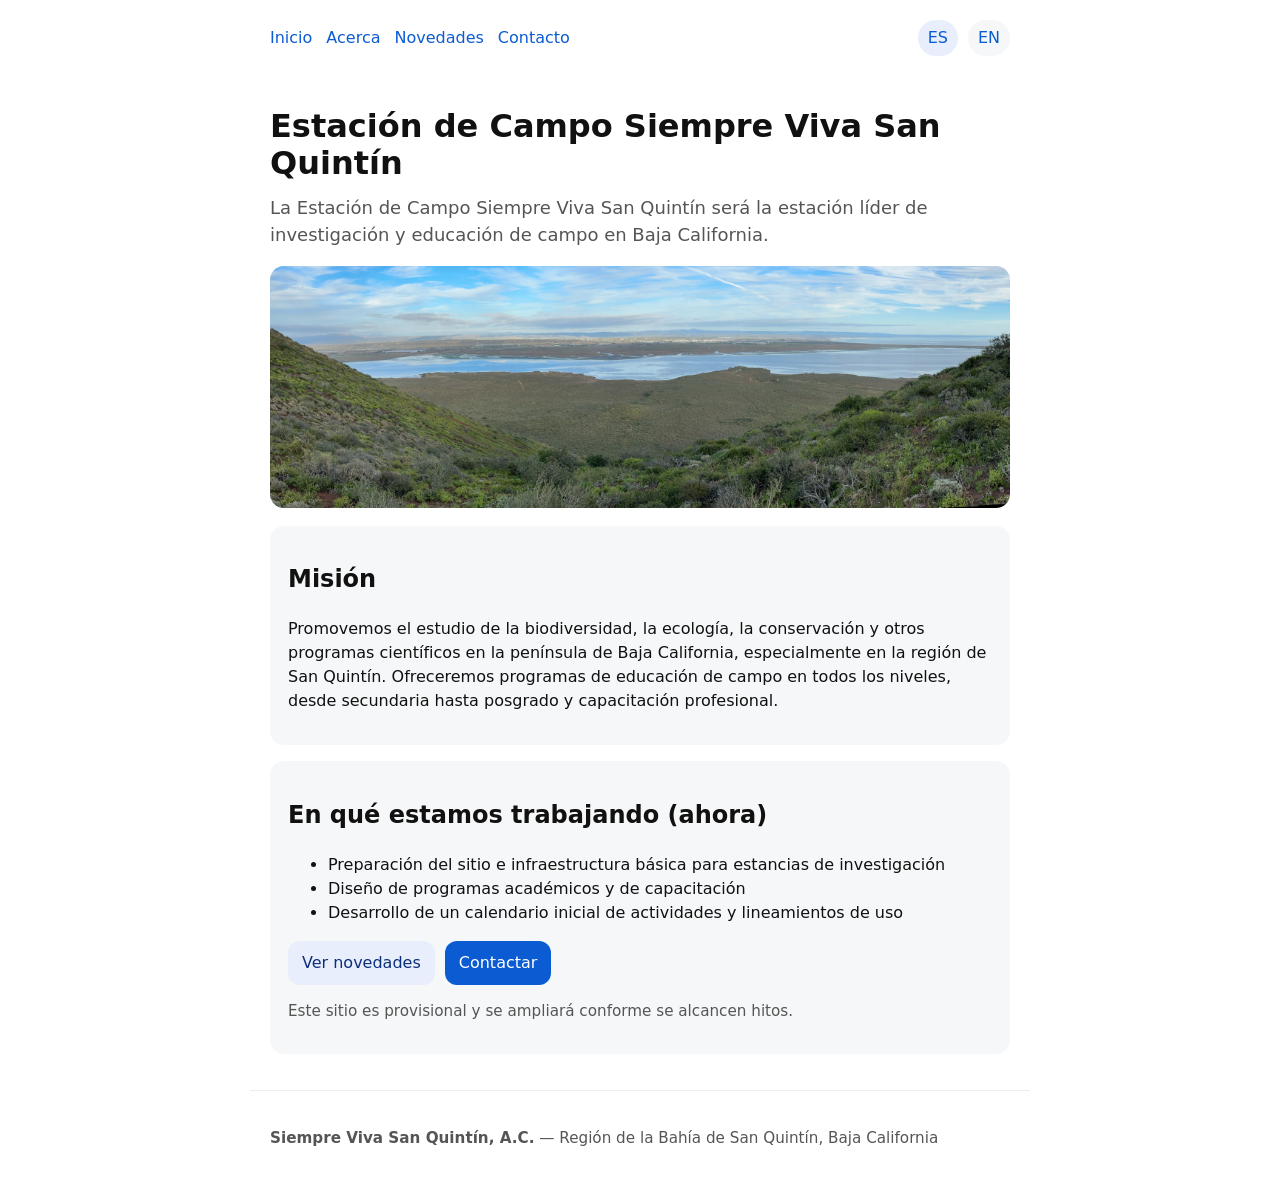
<file: index.html>
<!doctype html>
<html lang="es">
<head>
  <meta charset="utf-8" />
  <meta name="viewport" content="width=device-width,initial-scale=1" />
  <title>Estación de Campo Siempre Viva San Quintín</title>
  <meta name="description" content="Investigación y educación de campo en la región de San Quintín, Baja California." />
  <link rel="stylesheet" href="/assets/site.css" />
</head>
<body>
<header>
  <nav aria-label="Navegación">
    <a href="/">Inicio</a>
    <a href="/acerca/">Acerca</a>
    <a href="/novedades/">Novedades</a>
    <a href="/contacto/">Contacto</a>
  </nav>
  <div class="lang" aria-label="Idioma">
    <a href="/" aria-current="page">ES</a>
    <a href="/en/">EN</a>
  </div>
</header>

<main>
  <h1>Estación de Campo Siempre Viva San Quintín</h1>
  <p class="lead">La Estación de Campo Siempre Viva San Quintín será la estación líder de investigación y educación de campo en Baja California.</p>

  <div class="hero">
    <img src="/assets/hero.jpg" alt="Sitio de la estación del campo Siempre Viva San Quintín (foto)" />
  </div>

  <div class="card">
    <h2>Misión</h2>
    <p>Promovemos el estudio de la biodiversidad, la ecología, la conservación y otros programas científicos en la península de Baja California, especialmente en la región de San Quintín. Ofreceremos programas de educación de campo en todos los niveles, desde secundaria hasta posgrado y capacitación profesional.</p>
  </div>

  <div class="card">
    <h2>En qué estamos trabajando (ahora)</h2>
    <ul>
      <li>Preparación del sitio e infraestructura básica para estancias de investigación</li>
      <li>Diseño de programas académicos y de capacitación</li>
      <li>Desarrollo de un calendario inicial de actividades y lineamientos de uso</li>
    </ul>

    <div class="cta">
      <a class="button secondary" href="/novedades/">Ver novedades</a>
      <a class="button" href="mailto:admin@svsq.org">Contactar</a>
      <!-- If/when you have a mailing list page or embed, link it here -->
      <!-- <a class="button secondary" href="/lista/">Recibir novedades</a> -->
    </div>

    <p class="small">Este sitio es provisional y se ampliará conforme se alcancen hitos.</p>
  </div>
</main>

<footer>
  <p><strong>Siempre Viva San Quintín, A.C.</strong> — Región de la Bahía de San Quintín, Baja California</p>
</footer>
</body>
</html>
</file>
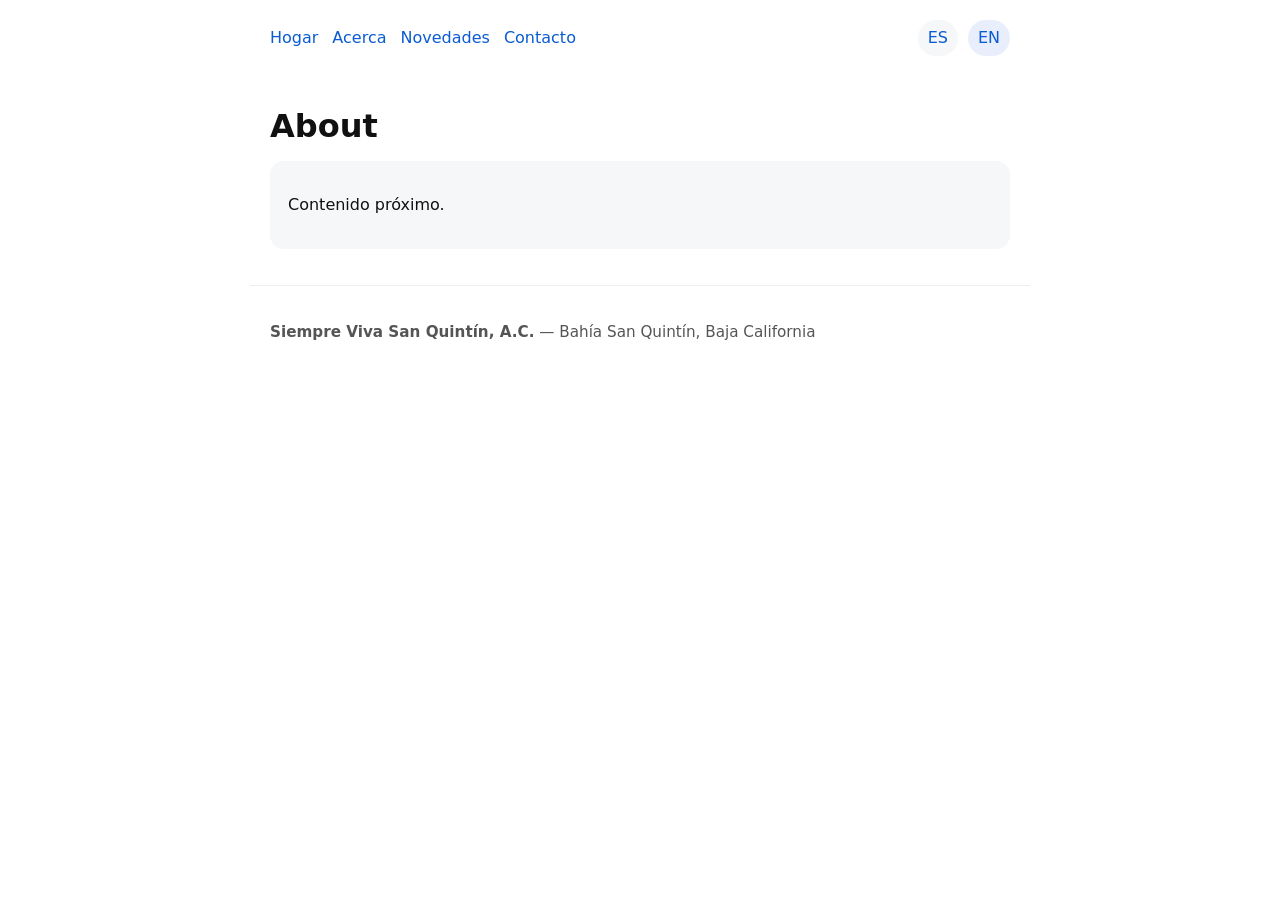
<file: acerca/index.html>
<!doctype html>
<html lang="es">
<head>
  <meta charset="utf-8" />
  <meta name="viewport" content="width=device-width,initial-scale=1" />
  <title>Acerca — SVSQ Field Station</title>
  <link rel="stylesheet" href="/assets/site.css" />
  <link rel="canonical" href="https://svsq.org/">
  <link rel="alternate" hreflang="es" href="https://svsq.org/">
  <link rel="alternate" hreflang="en" href="https://svsq.org/en/">
  <link rel="alternate" hreflang="x-default" href="https://svsq.org/"></head>
</head>
<body>
<header>
  <nav aria-label="Navigation">
    <a href="/">Hogar</a>
    <a href="/acerca/">Acerca</a>
    <a href="/novedades/">Novedades</a>
    <a href="/contacto/">Contacto</a>
  </nav>
  <div class="lang" aria-label="Language">
    <a href="/acerca/">ES</a>
    <a href="/en/about/" aria-current="page">EN</a>
  </div>
</header>

<main>
  <h1>About</h1>
  <div class="card">
    <p>Contenido pr&oacute;ximo.</p>
  </div>
</main>

<footer>
  <p><strong>Siempre Viva San Quint&iacute;n, A.C.</strong> — Bah&iacute;a San Quint&iacute;n, Baja California</p>
</footer>
</body>
</html>
</file>
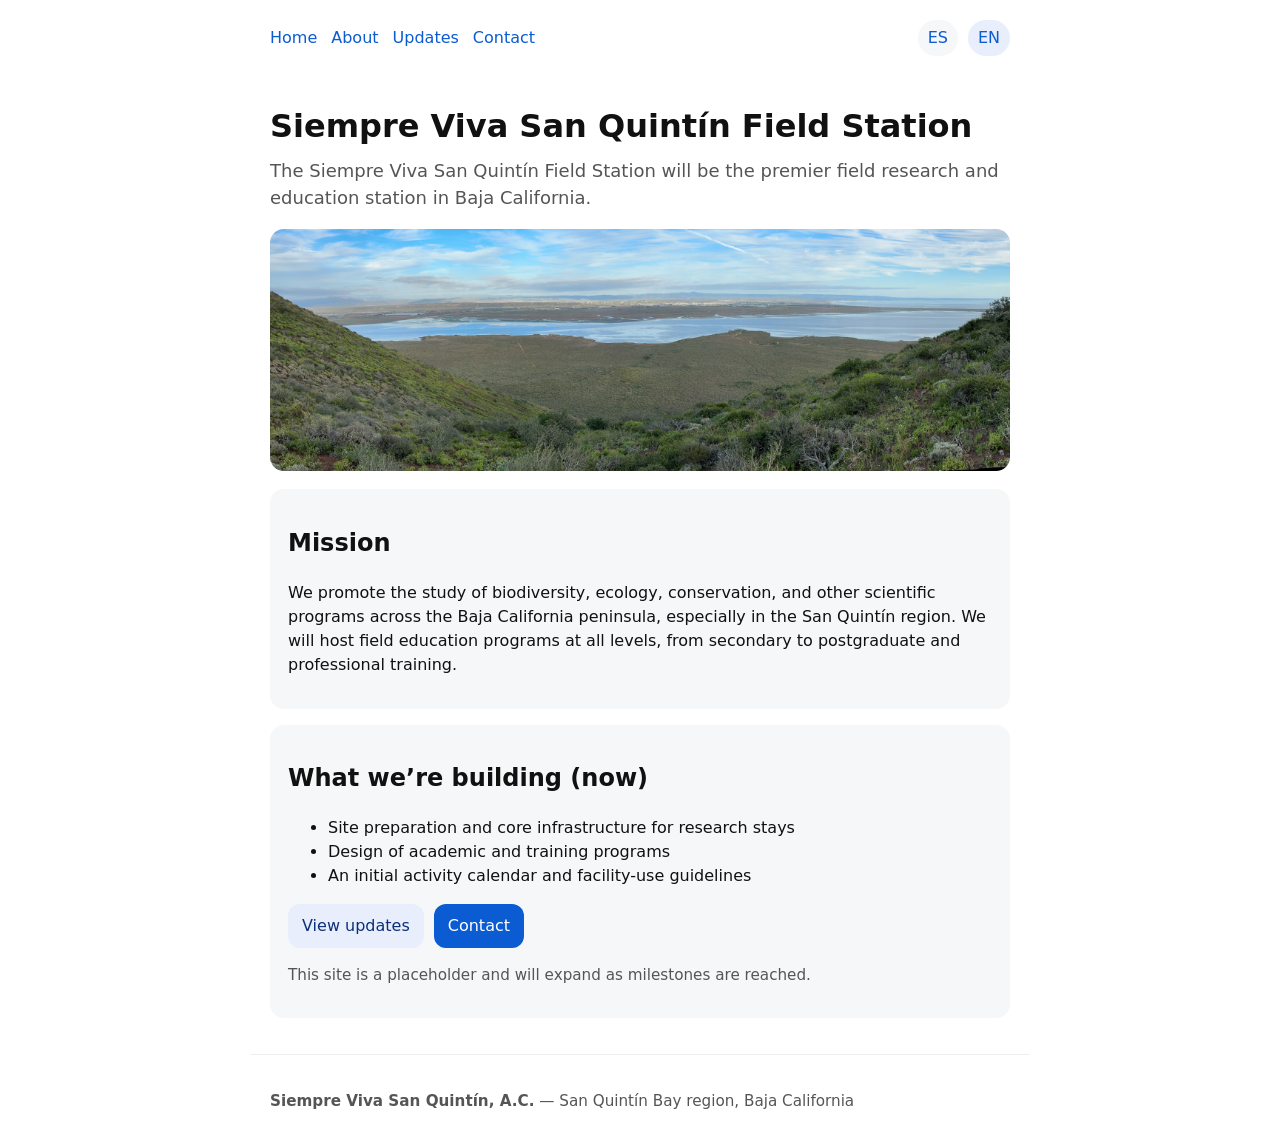
<file: en/index.html>
<!doctype html>
<html lang="en">
<head>
  <meta charset="utf-8" />
  <meta name="viewport" content="width=device-width,initial-scale=1" />
  <title>Siempre Viva San Quintín Field Station</title>
  <meta name="description" content="Field research and education in the San Quintín Bay region of Baja California." />
  <link rel="stylesheet" href="/assets/site.css" />
</head>
<body>
<header>
  <nav aria-label="Navigation">
    <a href="/en/">Home</a>
    <a href="/en/about/">About</a>
    <a href="/en/updates/">Updates</a>
    <a href="/en/contact/">Contact</a>
  </nav>
  <div class="lang" aria-label="Language">
    <a href="/" >ES</a>
    <a href="/en/" aria-current="page">EN</a>
  </div>
</header>

<main>
  <h1>Siempre Viva San Quintín Field Station</h1>
  <p class="lead">The Siempre Viva San Quintín Field Station will be the premier field research and education station in Baja California.</p>

  <div class="hero">
    <img src="/assets/hero.jpg" alt="Siempre Viva San Quintín site (foto)" />
  </div>

  <div class="card">
    <h2>Mission</h2>
    <p>We promote the study of biodiversity, ecology, conservation, and other scientific programs across the Baja California peninsula, especially in the San Quintín region. We will host field education programs at all levels, from secondary to postgraduate and professional training.</p>
  </div>

  <div class="card">
    <h2>What we’re building (now)</h2>
    <ul>
      <li>Site preparation and core infrastructure for research stays</li>
      <li>Design of academic and training programs</li>
      <li>An initial activity calendar and facility-use guidelines</li>
    </ul>

    <div class="cta">
      <a class="button secondary" href="/en/updates/">View updates</a>
      <a class="button" href="mailto:admin@svsq.org">Contact</a>
    </div>

    <p class="small">This site is a placeholder and will expand as milestones are reached.</p>
  </div>
</main>

<footer>
  <p><strong>Siempre Viva San Quintín, A.C.</strong> — San Quintín Bay region, Baja California</p>
</footer>
</body>
</html>
</file>
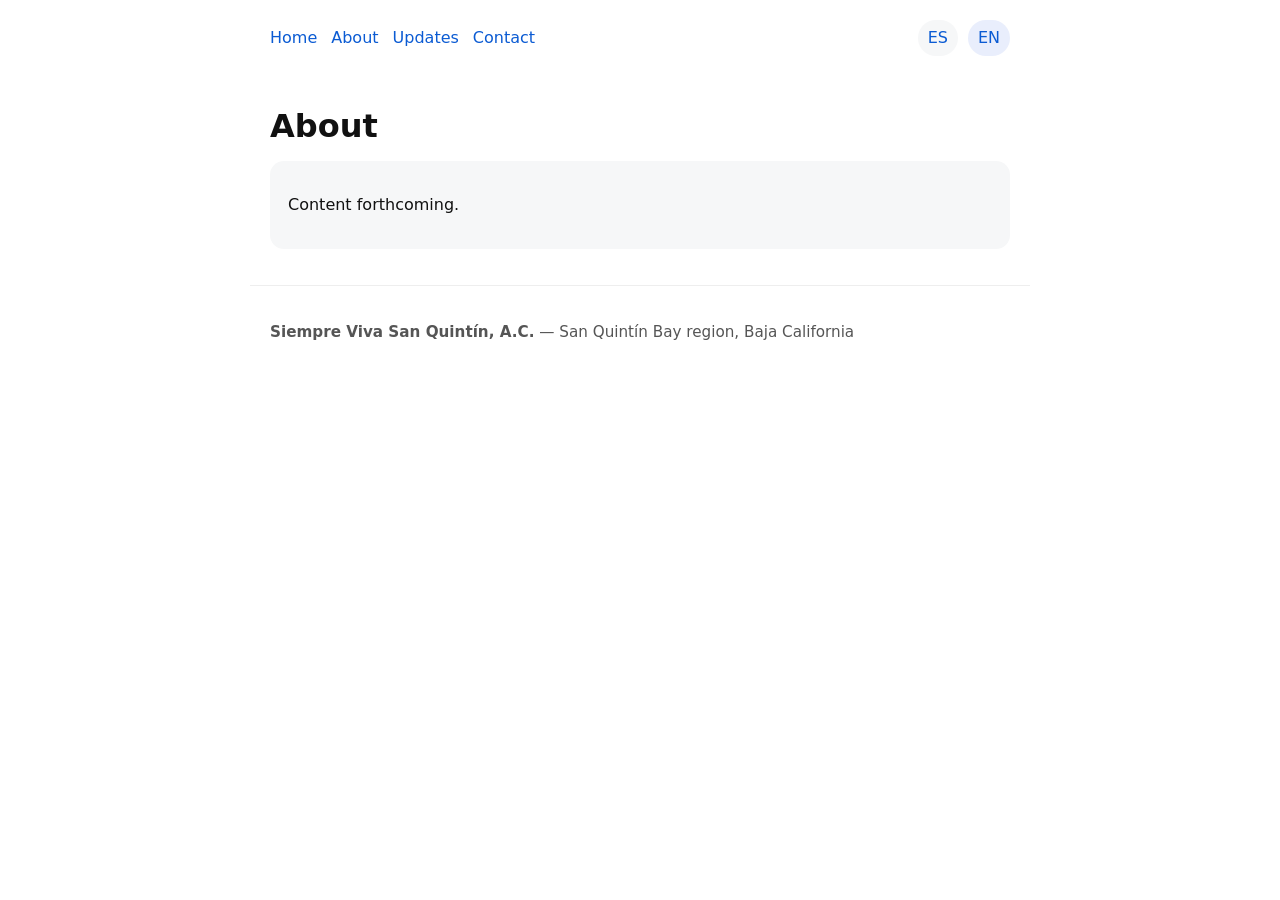
<file: en/about/index.html>
<!doctype html>
<html lang="en">
<head>
  <meta charset="utf-8" />
  <meta name="viewport" content="width=device-width,initial-scale=1" />
  <title>About — SVSQ Field Station</title>
  <link rel="stylesheet" href="/assets/site.css" />
  <link rel="canonical" href="https://svsq.org/en/">
  <link rel="alternate" hreflang="es" href="https://svsq.org/">
  <link rel="alternate" hreflang="en" href="https://svsq.org/en/">
  <link rel="alternate" hreflang="x-default" href="https://svsq.org/"></head>
</head>
<body>
<header>
  <nav aria-label="Navigation">
    <a href="/en/">Home</a>
    <a href="/en/about/">About</a>
    <a href="/en/updates/">Updates</a>
    <a href="/en/contact/">Contact</a>
  </nav>
  <div class="lang" aria-label="Language">
    <a href="/acerca/">ES</a>
    <a href="/en/about/" aria-current="page">EN</a>
  </div>
</header>

<main>
  <h1>About</h1>
  <div class="card">
    <p>Content forthcoming.</p>
  </div>
</main>

<footer>
  <p><strong>Siempre Viva San Quint&iacute;n, A.C.</strong> — San Quint&iacute;n Bay region, Baja California</p>
</footer>
</body>
</html>
</file>
<file: assets/site.css>
:root{
  --max: 780px;
  --text: #111;
  --muted: #555;
  --link: #0b5bd3;
  --bg: #fff;
  --card: #f6f7f8;
  --radius: 14px;
}

*{box-sizing:border-box}
html,body{margin:0;padding:0;background:var(--bg);color:var(--text);font-family:system-ui,-apple-system,Segoe UI,Roboto,Helvetica,Arial,sans-serif;line-height:1.5}
a{color:var(--link);text-decoration:none}
a:hover{text-decoration:underline}
header,main,footer{max-width:var(--max);margin:0 auto;padding:20px}
header{display:flex;align-items:center;justify-content:space-between;gap:12px}
nav{display:flex;gap:14px;flex-wrap:wrap}
.lang{display:flex;gap:10px;white-space:nowrap}
.lang a{padding:6px 10px;border-radius:999px;background:var(--card)}
.lang a[aria-current="page"]{background:#e9eefc}
h1{font-size:2rem;line-height:1.15;margin:12px 0}
.lead{font-size:1.125rem;color:var(--muted);margin:0 0 18px}
.hero{border-radius:var(--radius);overflow:hidden;background:var(--card);margin:18px 0}
.hero img{width:100%;height:auto;display:block}
.card{background:var(--card);border-radius:var(--radius);padding:16px 18px;margin:16px 0}
.cta{display:flex;gap:10px;flex-wrap:wrap;margin:14px 0}
.button{display:inline-block;padding:10px 14px;border-radius:12px;background:var(--link);color:#fff}
.button.secondary{background:#e9eefc;color:#0b2f7a}
.small{color:var(--muted);font-size:.95rem}
footer{border-top:1px solid #eee;color:var(--muted);font-size:.95rem}
</file>
